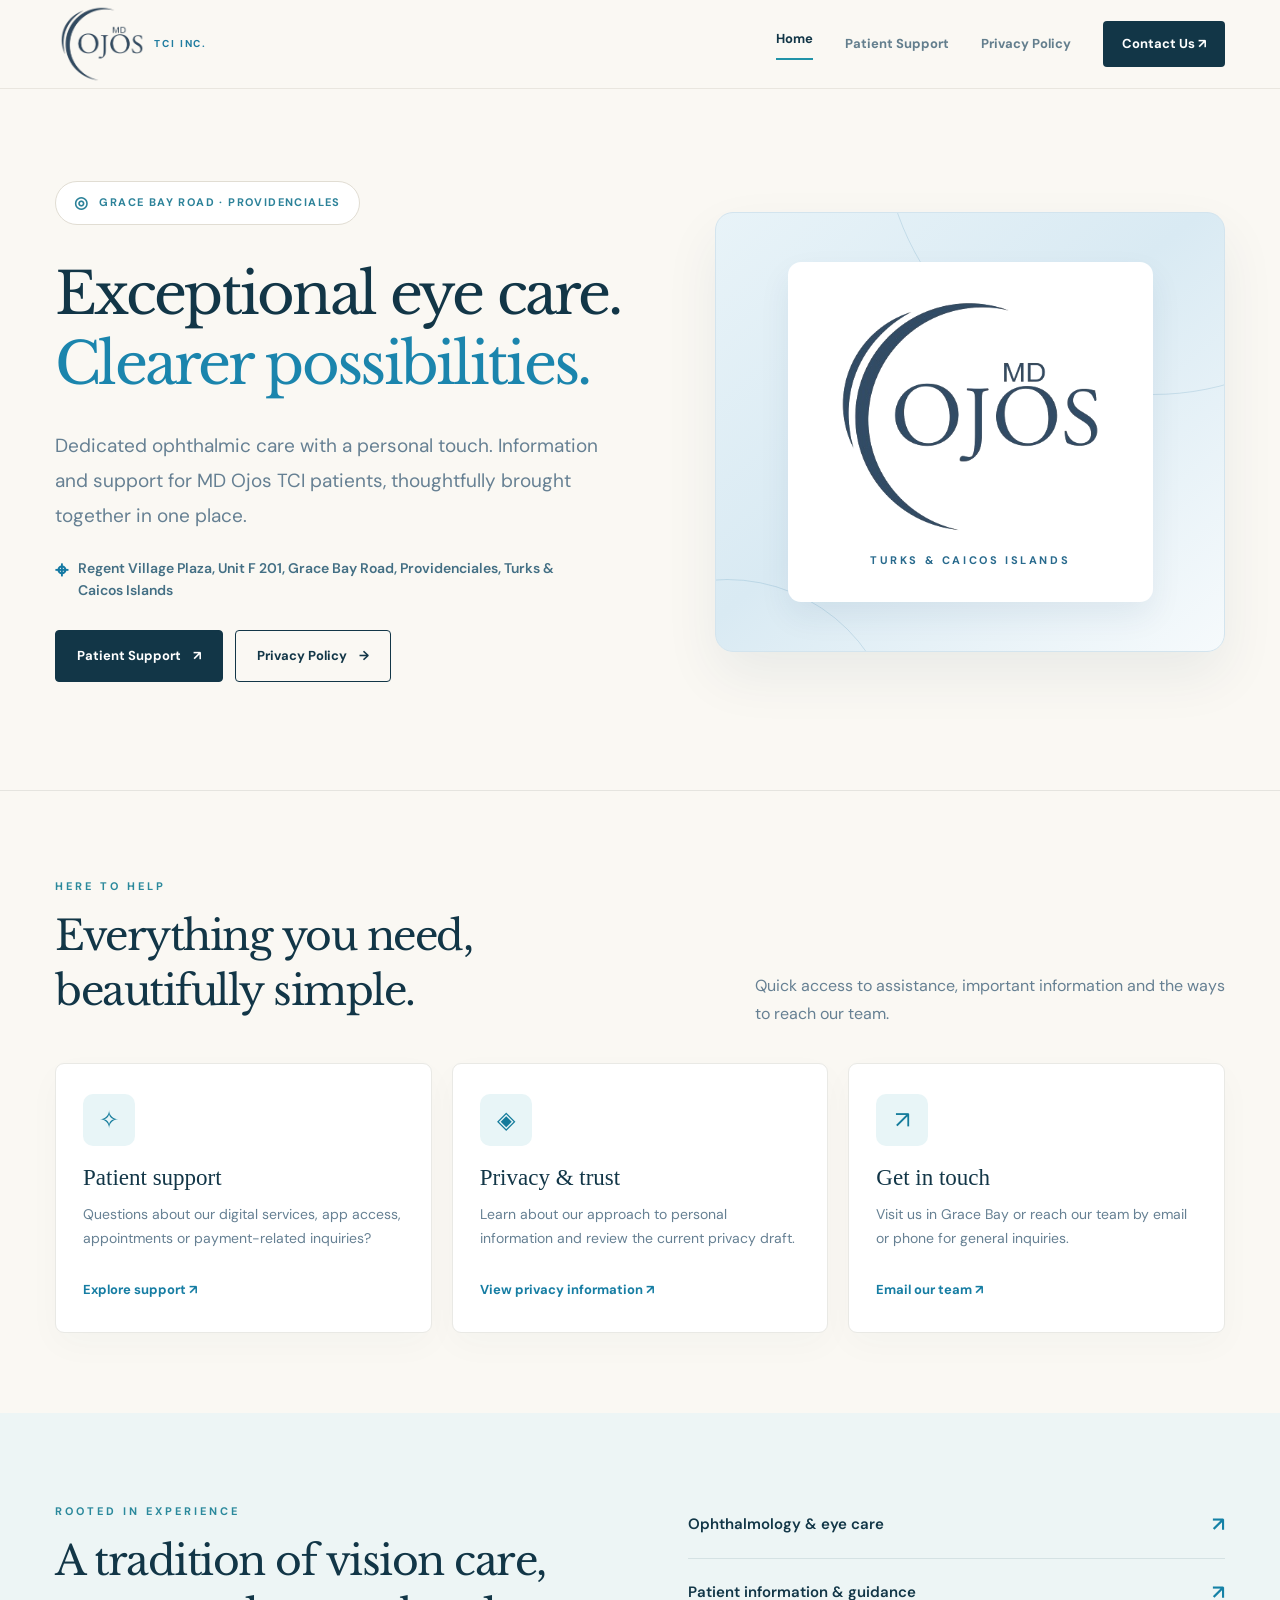
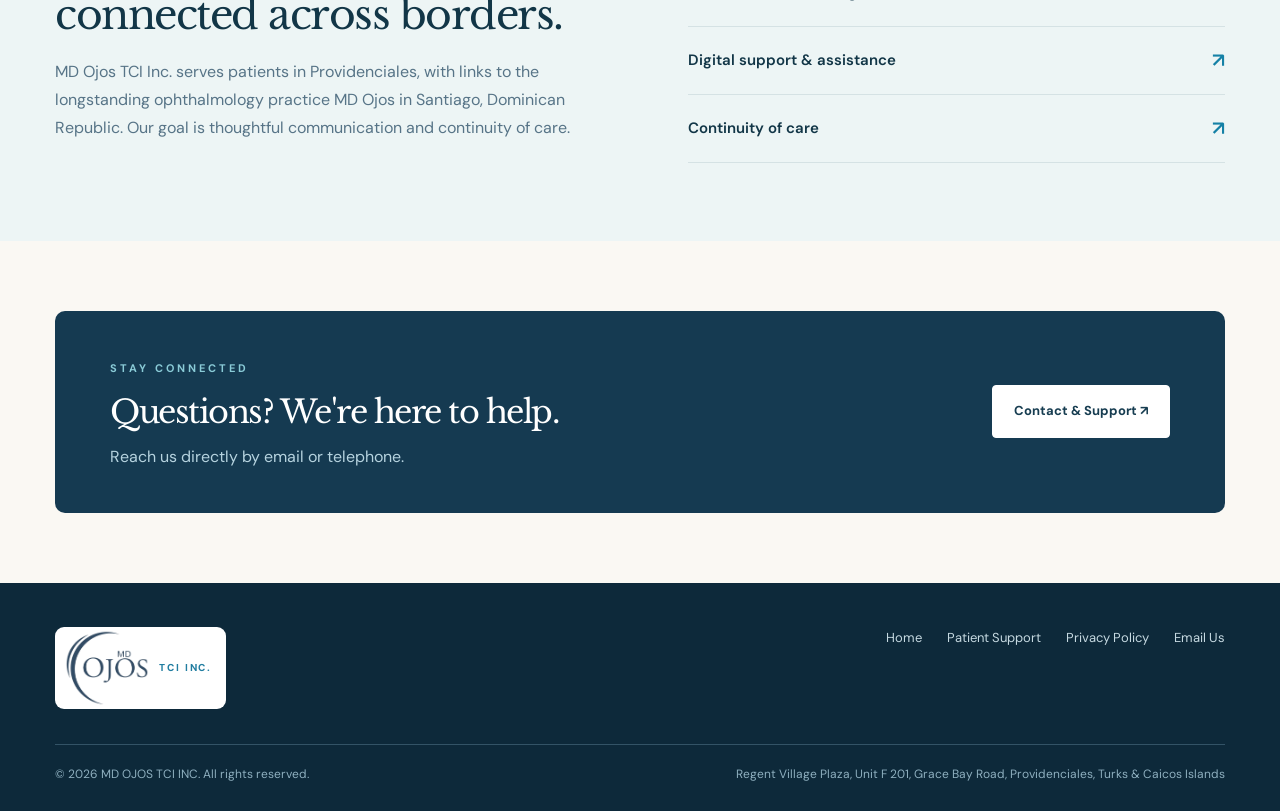
<file: index.html>
<!DOCTYPE html>

<html lang="en"><head><meta charset="utf-8"/><meta content="width=device-width,initial-scale=1" name="viewport"/><meta content="#faf8f3" name="theme-color"/><meta content="MD Ojos TCI Inc. patient support and privacy information in Providenciales, Turks and Caicos Islands." name="description"/><link href="assets/md-ojos-logo.png" rel="icon" type="image/png"/><link href="styles.css" rel="stylesheet"/><script defer="" src="script.js"></script><title>Exceptional Eye Care | MD OJOS TCI INC.</title></head><body><header class="site-head"><div class="wrap header-inner"><a aria-label="MD Ojos TCI Inc. home" class="brand" href="index.html"><img alt="MD Ojos official logo" class="official-logo" src="assets/md-ojos-logo.png"/><span class="brand-suffix">TCI INC.</span></a><button aria-controls="navigation" aria-expanded="false" aria-label="Open navigation" class="menu-toggle" type="button">☰</button><nav aria-label="Main navigation" class="nav" id="navigation"><a aria-current="page" href="index.html">Home</a><a href="support/index.html">Patient Support</a><a href="privacy-policy/index.html">Privacy Policy</a><a class="nav-btn" href="mailto:mdojos.tci.inc@hotmail.com">Contact Us ↗</a></nav></div></header><main><section class="hero"><div class="wrap hero-grid"><div><span class="location-pill">Grace Bay Road · Providenciales</span><h1>Exceptional eye care.<br/><em>Clearer possibilities.</em></h1><p>Dedicated ophthalmic care with a personal touch. Information and support for MD Ojos TCI patients, thoughtfully brought together in one place.</p><div class="clinic-location"><span aria-hidden="true">⌖</span><span>Regent Village Plaza, Unit F 201, Grace Bay Road, Providenciales, Turks &amp; Caicos Islands</span></div><div class="actions"><a class="btn primary" href="support/index.html">Patient Support <span aria-hidden="true">↗</span></a><a class="btn secondary" href="privacy-policy/index.html">Privacy Policy <span aria-hidden="true">→</span></a></div></div><div class="hero-art"><div class="hero-logo-frame"><div class="hero-logo-inner"><img alt="Official MD Ojos logo" class="hero-main-logo" src="assets/md-ojos-logo.png"/><div class="hero-company">TURKS &amp; CAICOS ISLANDS</div></div></div></div></div></section><section class="section border-top" id="resources"><div class="wrap"><div class="section-heading"><div><span class="eyebrow">HERE TO HELP</span><h2>Everything you need,<br/>beautifully simple.</h2></div><p>Quick access to assistance, important information and the ways to reach our team.</p></div><div class="card-grid"><article class="feature-card"><div aria-hidden="true" class="feature-icon">✧</div><h3>Patient support</h3><p>Questions about our digital services, app access, appointments or payment-related inquiries?</p><a href="support/index.html">Explore support ↗</a></article><article class="feature-card"><div aria-hidden="true" class="feature-icon">◈</div><h3>Privacy &amp; trust</h3><p>Learn about our approach to personal information and review the current privacy draft.</p><a href="privacy-policy/index.html">View privacy information ↗</a></article><article class="feature-card"><div aria-hidden="true" class="feature-icon">↗</div><h3>Get in touch</h3><p>Visit us in Grace Bay or reach our team by email or phone for general inquiries.</p><a href="mailto:mdojos.tci.inc@hotmail.com">Email our team ↗</a></article></div></div></section><section class="intro"><div class="wrap intro-grid"><div><span class="eyebrow">ROOTED IN EXPERIENCE</span><h2>A tradition of vision care, connected across borders.</h2><p>MD Ojos TCI Inc. serves patients in Providenciales, with links to the longstanding ophthalmology practice MD Ojos in Santiago, Dominican Republic. Our goal is thoughtful communication and continuity of care.</p></div><ul class="line-list"><li>Ophthalmology &amp; eye care</li><li>Patient information &amp; guidance</li><li>Digital support &amp; assistance</li><li>Continuity of care</li></ul></div></section><section class="cta"><div class="wrap"><div class="cta-inner"><div><span class="eyebrow" style="color:#8acbd7">STAY CONNECTED</span><h2>Questions? We're here to help.</h2><p>Reach us directly by email or telephone.</p></div><a class="btn" href="support/index.html">Contact &amp; Support ↗</a></div></div></section></main><footer class="site-foot"><div class="wrap"><div class="foot-grid"><a class="brand" href="index.html"><img alt="MD Ojos official logo" class="official-logo" src="assets/md-ojos-logo.png"/><span class="brand-suffix">TCI INC.</span></a><div class="foot-links"><a href="index.html">Home</a><a href="support/index.html">Patient Support</a><a href="privacy-policy/index.html">Privacy Policy</a><a href="mailto:mdojos.tci.inc@hotmail.com">Email Us</a></div></div><div class="foot-meta"><span>© 2026 MD OJOS TCI INC. All rights reserved.</span><span>Regent Village Plaza, Unit F 201, Grace Bay Road, Providenciales, Turks &amp; Caicos Islands</span></div></div></footer></body></html>
</file>
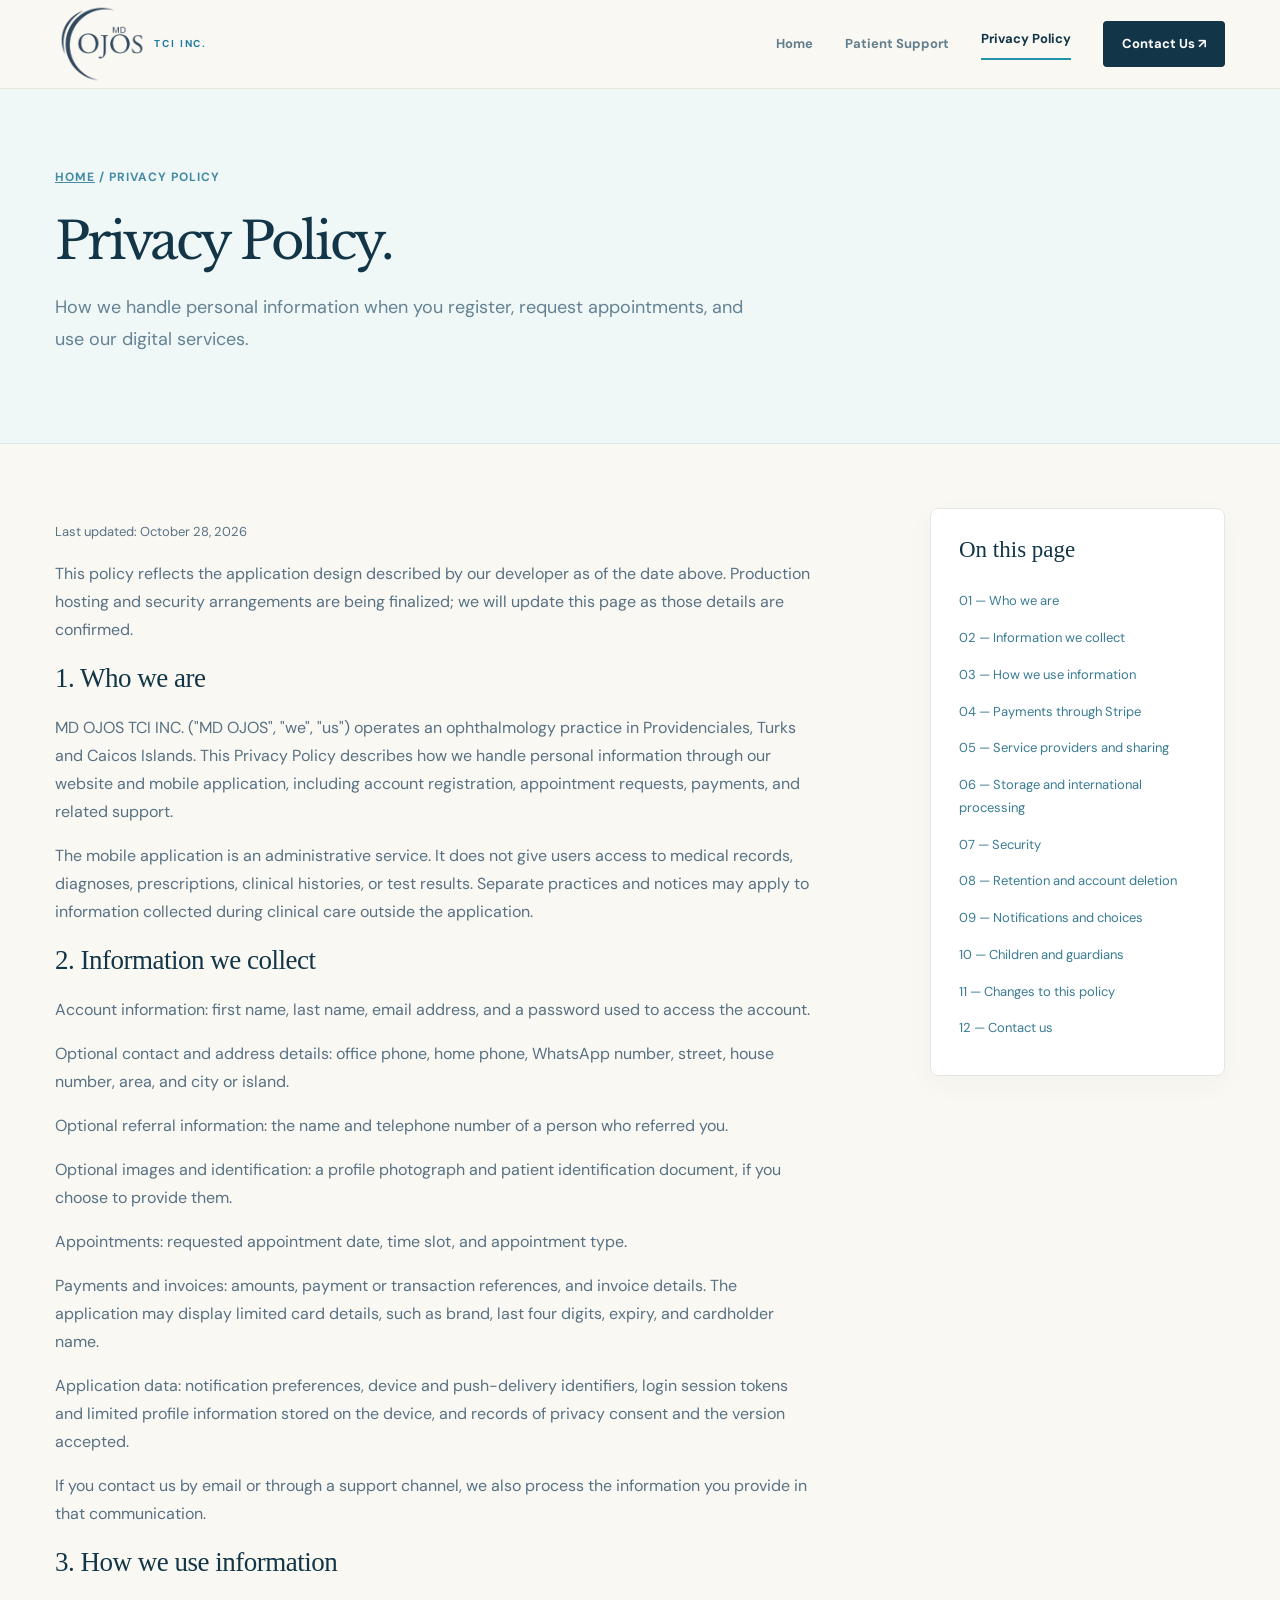
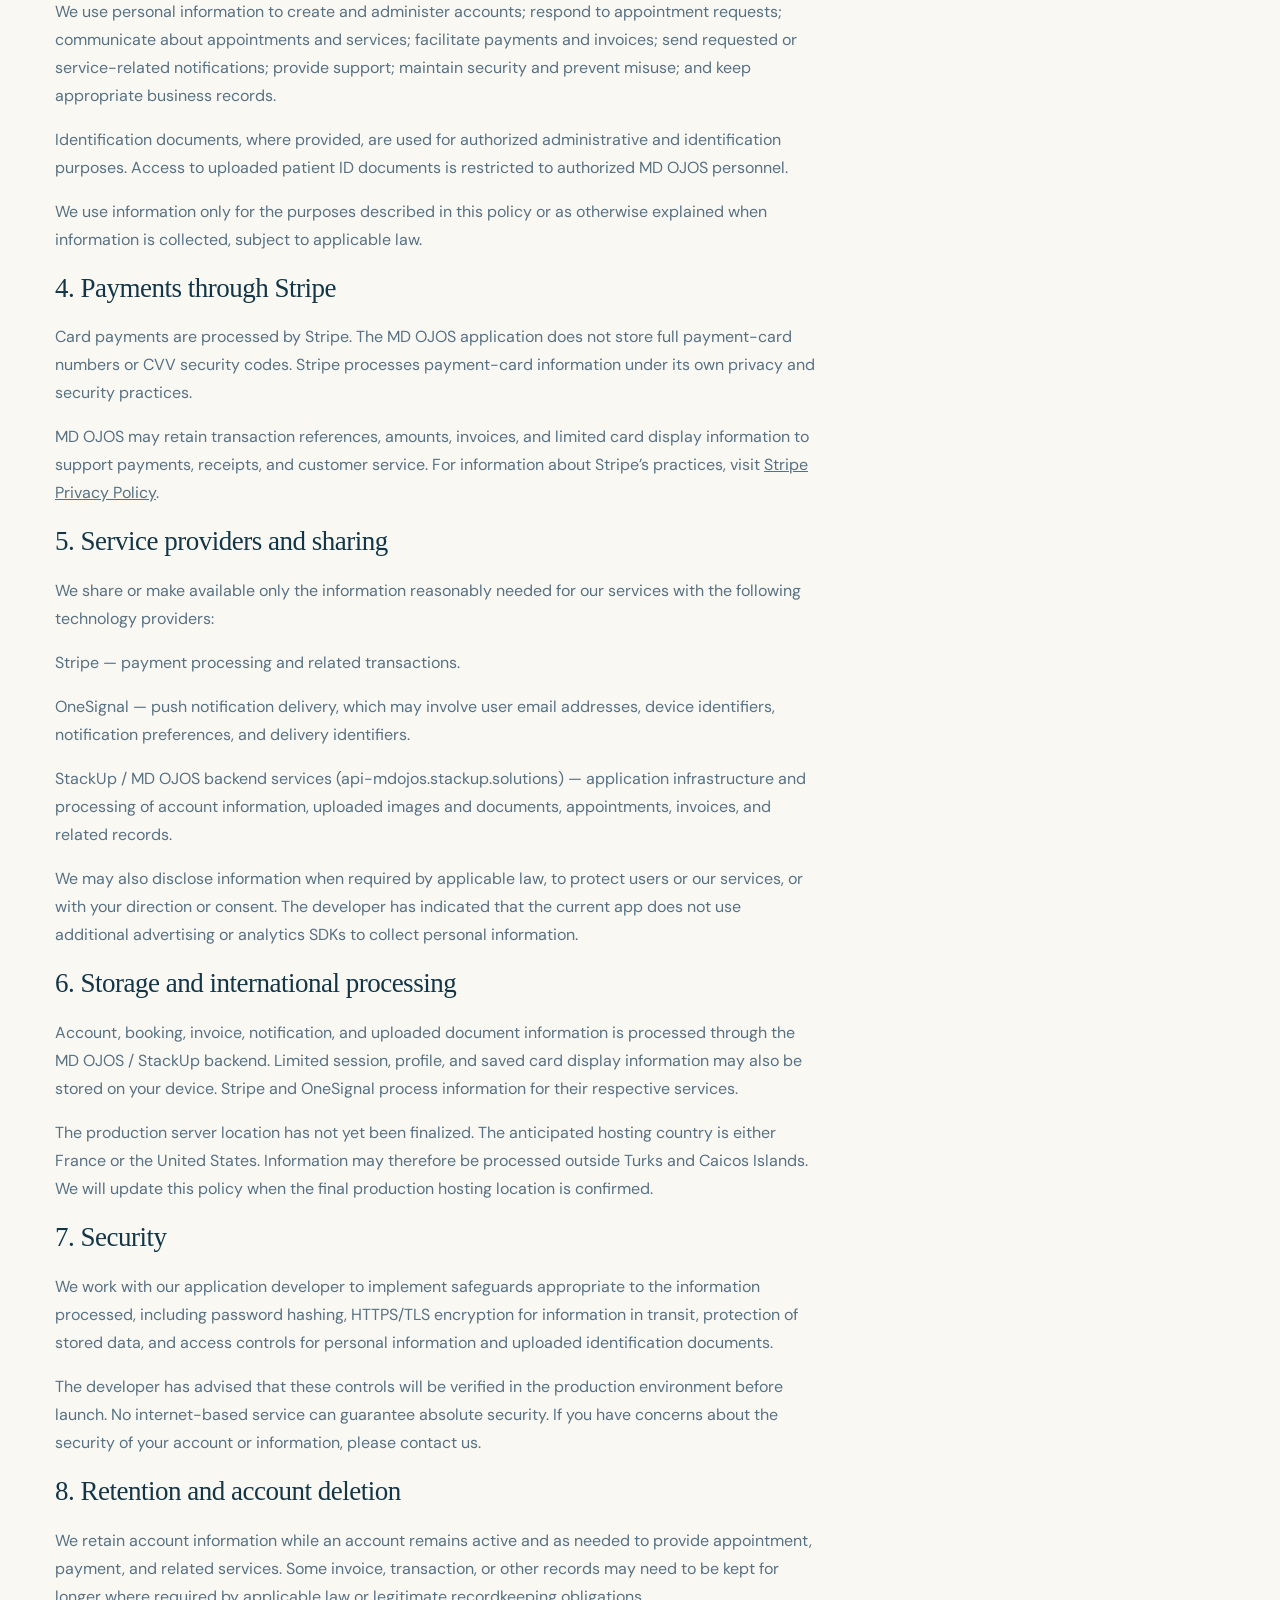
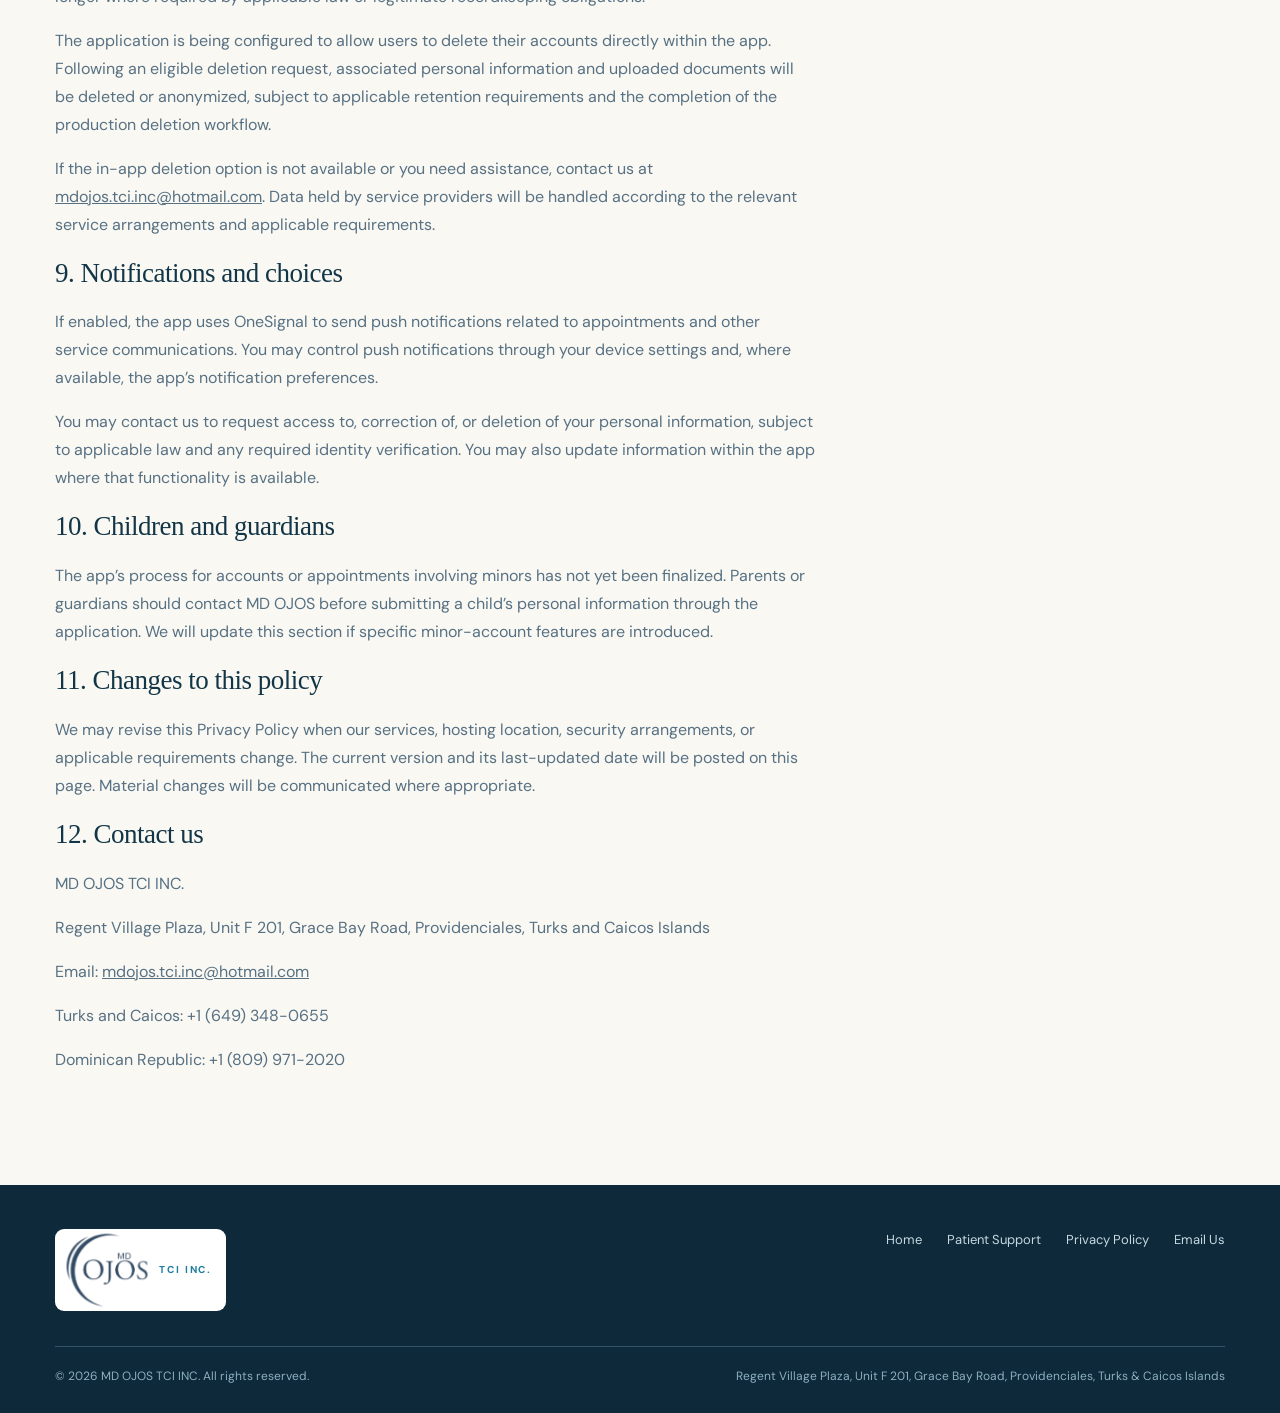
<file: privacy-policy/index.html>
<!DOCTYPE html>

<html lang="en"><head><meta charset="utf-8"/><meta content="width=device-width,initial-scale=1" name="viewport"/><meta content="#faf8f3" name="theme-color"/><meta content="Privacy Policy for MD OJOS TCI INC. website and mobile app, including appointments, Stripe payments, OneSignal notifications, and account data." name="description"/><link href="../assets/md-ojos-logo.png" rel="icon" type="image/png"/><link href="../styles.css" rel="stylesheet"/><script defer="" src="../script.js"></script><title>Privacy Policy | MD OJOS TCI INC.</title></head><body><header class="site-head"><div class="wrap header-inner"><a aria-label="MD Ojos TCI Inc. home" class="brand" href="../index.html"><img alt="MD Ojos official logo" class="official-logo" src="../assets/md-ojos-logo.png"/><span class="brand-suffix">TCI INC.</span></a><button aria-controls="navigation" aria-expanded="false" aria-label="Open navigation" class="menu-toggle" type="button">☰</button><nav aria-label="Main navigation" class="nav" id="navigation"><a href="../index.html">Home</a><a href="../support/index.html">Patient Support</a><a aria-current="page" href="../privacy-policy/index.html">Privacy Policy</a><a class="nav-btn" href="mailto:mdojos.tci.inc@hotmail.com">Contact Us ↗</a></nav></div></header><main><section class="page-hero"><div class="wrap"><span class="breadcrumb"><a href="../index.html">Home</a> / Privacy Policy</span><h1>Privacy Policy.</h1><p>How we handle personal information when you register, request appointments, and use our digital services.</p></div></section><section class="content-area"><div class="wrap content-grid"><article class="prose"><p class="small">Last updated: October 28, 2026</p><p>This policy reflects the application design described by our developer as of the date above. Production hosting and security arrangements are being finalized; we will update this page as those details are confirmed.</p><section id="p1"><h2>1. Who we are</h2><p>MD OJOS TCI INC. ("MD OJOS", "we", "us") operates an ophthalmology practice in Providenciales, Turks and Caicos Islands. This Privacy Policy describes how we handle personal information through our website and mobile application, including account registration, appointment requests, payments, and related support.</p><p>The mobile application is an administrative service. It does not give users access to medical records, diagnoses, prescriptions, clinical histories, or test results. Separate practices and notices may apply to information collected during clinical care outside the application.</p></section><section id="p2"><h2>2. Information we collect</h2><p>Account information: first name, last name, email address, and a password used to access the account.</p><p>Optional contact and address details: office phone, home phone, WhatsApp number, street, house number, area, and city or island.</p><p>Optional referral information: the name and telephone number of a person who referred you.</p><p>Optional images and identification: a profile photograph and patient identification document, if you choose to provide them.</p><p>Appointments: requested appointment date, time slot, and appointment type.</p><p>Payments and invoices: amounts, payment or transaction references, and invoice details. The application may display limited card details, such as brand, last four digits, expiry, and cardholder name.</p><p>Application data: notification preferences, device and push-delivery identifiers, login session tokens and limited profile information stored on the device, and records of privacy consent and the version accepted.</p><p>If you contact us by email or through a support channel, we also process the information you provide in that communication.</p></section><section id="p3"><h2>3. How we use information</h2><p>We use personal information to create and administer accounts; respond to appointment requests; communicate about appointments and services; facilitate payments and invoices; send requested or service-related notifications; provide support; maintain security and prevent misuse; and keep appropriate business records.</p><p>Identification documents, where provided, are used for authorized administrative and identification purposes. Access to uploaded patient ID documents is restricted to authorized MD OJOS personnel.</p><p>We use information only for the purposes described in this policy or as otherwise explained when information is collected, subject to applicable law.</p></section><section id="p4"><h2>4. Payments through Stripe</h2><p>Card payments are processed by Stripe. The MD OJOS application does not store full payment-card numbers or CVV security codes. Stripe processes payment-card information under its own privacy and security practices.</p><p>MD OJOS may retain transaction references, amounts, invoices, and limited card display information to support payments, receipts, and customer service. For information about Stripe’s practices, visit <a href="https://stripe.com/privacy" rel="noopener noreferrer">Stripe Privacy Policy</a>.</p></section><section id="p5"><h2>5. Service providers and sharing</h2><p>We share or make available only the information reasonably needed for our services with the following technology providers:</p><p>Stripe — payment processing and related transactions.</p><p>OneSignal — push notification delivery, which may involve user email addresses, device identifiers, notification preferences, and delivery identifiers.</p><p>StackUp / MD OJOS backend services (api-mdojos.stackup.solutions) — application infrastructure and processing of account information, uploaded images and documents, appointments, invoices, and related records.</p><p>We may also disclose information when required by applicable law, to protect users or our services, or with your direction or consent. The developer has indicated that the current app does not use additional advertising or analytics SDKs to collect personal information.</p></section><section id="p6"><h2>6. Storage and international processing</h2><p>Account, booking, invoice, notification, and uploaded document information is processed through the MD OJOS / StackUp backend. Limited session, profile, and saved card display information may also be stored on your device. Stripe and OneSignal process information for their respective services.</p><p>The production server location has not yet been finalized. The anticipated hosting country is either France or the United States. Information may therefore be processed outside Turks and Caicos Islands. We will update this policy when the final production hosting location is confirmed.</p></section><section id="p7"><h2>7. Security</h2><p>We work with our application developer to implement safeguards appropriate to the information processed, including password hashing, HTTPS/TLS encryption for information in transit, protection of stored data, and access controls for personal information and uploaded identification documents.</p><p>The developer has advised that these controls will be verified in the production environment before launch. No internet-based service can guarantee absolute security. If you have concerns about the security of your account or information, please contact us.</p></section><section id="p8"><h2>8. Retention and account deletion</h2><p>We retain account information while an account remains active and as needed to provide appointment, payment, and related services. Some invoice, transaction, or other records may need to be kept for longer where required by applicable law or legitimate recordkeeping obligations.</p><p>The application is being configured to allow users to delete their accounts directly within the app. Following an eligible deletion request, associated personal information and uploaded documents will be deleted or anonymized, subject to applicable retention requirements and the completion of the production deletion workflow.</p><p>If the in-app deletion option is not available or you need assistance, contact us at <a href="mailto:mdojos.tci.inc@hotmail.com">mdojos.tci.inc@hotmail.com</a>. Data held by service providers will be handled according to the relevant service arrangements and applicable requirements.</p></section><section id="p9"><h2>9. Notifications and choices</h2><p>If enabled, the app uses OneSignal to send push notifications related to appointments and other service communications. You may control push notifications through your device settings and, where available, the app’s notification preferences.</p><p>You may contact us to request access to, correction of, or deletion of your personal information, subject to applicable law and any required identity verification. You may also update information within the app where that functionality is available.</p></section><section id="p10"><h2>10. Children and guardians</h2><p>The app’s process for accounts or appointments involving minors has not yet been finalized. Parents or guardians should contact MD OJOS before submitting a child’s personal information through the application. We will update this section if specific minor-account features are introduced.</p></section><section id="p11"><h2>11. Changes to this policy</h2><p>We may revise this Privacy Policy when our services, hosting location, security arrangements, or applicable requirements change. The current version and its last-updated date will be posted on this page. Material changes will be communicated where appropriate.</p></section><section id="p12"><h2>12. Contact us</h2><p>MD OJOS TCI INC.</p><p>Regent Village Plaza, Unit F 201, Grace Bay Road, Providenciales, Turks and Caicos Islands</p><p>Email: <a href="mailto:mdojos.tci.inc@hotmail.com">mdojos.tci.inc@hotmail.com</a></p><p>Turks and Caicos: +1 (649) 348-0655</p><p>Dominican Republic: +1 (809) 971-2020</p></section></article><aside class="panel privacy-nav"><h3>On this page</h3><a href="#p1">01 — Who we are</a><a href="#p2">02 — Information we collect</a><a href="#p3">03 — How we use information</a><a href="#p4">04 — Payments through Stripe</a><a href="#p5">05 — Service providers and sharing</a><a href="#p6">06 — Storage and international processing</a><a href="#p7">07 — Security</a><a href="#p8">08 — Retention and account deletion</a><a href="#p9">09 — Notifications and choices</a><a href="#p10">10 — Children and guardians</a><a href="#p11">11 — Changes to this policy</a><a href="#p12">12 — Contact us</a></aside></div></section></main><footer class="site-foot"><div class="wrap"><div class="foot-grid"><a class="brand" href="../index.html"><img alt="MD Ojos official logo" class="official-logo" src="../assets/md-ojos-logo.png"/><span class="brand-suffix">TCI INC.</span></a><div class="foot-links"><a href="../index.html">Home</a><a href="../support/index.html">Patient Support</a><a href="../privacy-policy/index.html">Privacy Policy</a><a href="mailto:mdojos.tci.inc@hotmail.com">Email Us</a></div></div><div class="foot-meta"><span>© 2026 MD OJOS TCI INC. All rights reserved.</span><span>Regent Village Plaza, Unit F 201, Grace Bay Road, Providenciales, Turks &amp; Caicos Islands</span></div></div></footer></body></html>
</file>
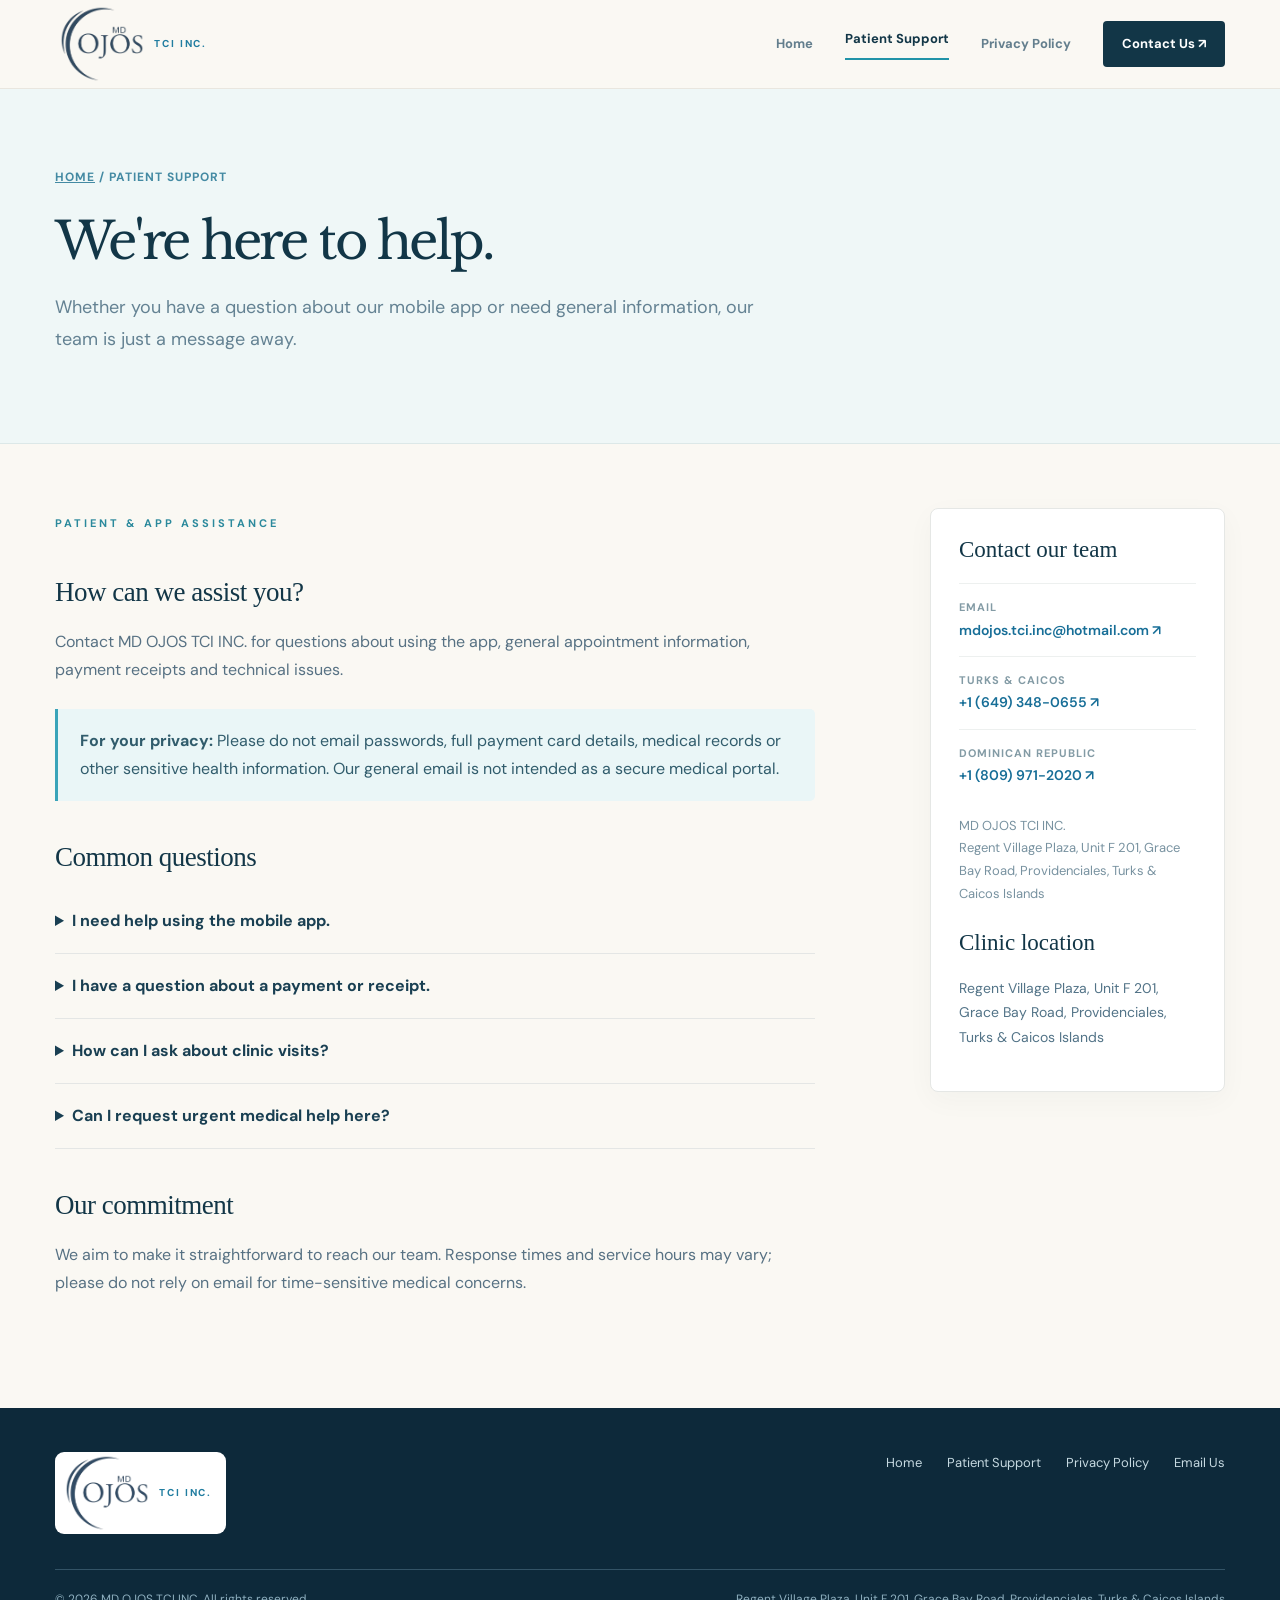
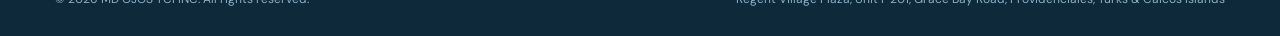
<file: support/index.html>
<!DOCTYPE html>

<html lang="en"><head><meta charset="utf-8"/><meta content="width=device-width,initial-scale=1" name="viewport"/><meta content="#faf8f3" name="theme-color"/><meta content="Contact MD Ojos TCI Inc. for patient and mobile app support." name="description"/><link href="../assets/md-ojos-logo.png" rel="icon" type="image/png"/><link href="../styles.css" rel="stylesheet"/><script defer="" src="../script.js"></script><title>Patient Support | MD OJOS TCI INC.</title></head><body><header class="site-head"><div class="wrap header-inner"><a aria-label="MD Ojos TCI Inc. home" class="brand" href="../index.html"><img alt="MD Ojos official logo" class="official-logo" src="../assets/md-ojos-logo.png"/><span class="brand-suffix">TCI INC.</span></a><button aria-controls="navigation" aria-expanded="false" aria-label="Open navigation" class="menu-toggle" type="button">☰</button><nav aria-label="Main navigation" class="nav" id="navigation"><a href="../index.html">Home</a><a aria-current="page" href="../support/index.html">Patient Support</a><a href="../privacy-policy/index.html">Privacy Policy</a><a class="nav-btn" href="mailto:mdojos.tci.inc@hotmail.com">Contact Us ↗</a></nav></div></header><main><section class="page-hero"><div class="wrap"><span class="breadcrumb"><a href="../index.html">Home</a> / Patient Support</span><h1>We're here to help.</h1><p>Whether you have a question about our mobile app or need general information, our team is just a message away.</p></div></section><section class="content-area"><div class="wrap content-grid"><article class="prose"><span class="eyebrow">PATIENT &amp; APP ASSISTANCE</span><h2>How can we assist you?</h2><p>Contact MD OJOS TCI INC. for questions about using the app, general appointment information, payment receipts and technical issues.</p><div class="note"><b>For your privacy:</b> Please do not email passwords, full payment card details, medical records or other sensitive health information. Our general email is not intended as a secure medical portal.</div><h2>Common questions</h2><details class="faq"><summary>I need help using the mobile app.</summary><p>Email us with a brief description of the issue and the device you are using. Do not include your password.</p></details><details class="faq"><summary>I have a question about a payment or receipt.</summary><p>Please contact our team by email or phone. We will advise what information is needed to locate the transaction securely.</p></details><details class="faq"><summary>How can I ask about clinic visits?</summary><p>Use the contact details on this page for general visit information. Clinic dates and service availability may vary.</p></details><details class="faq"><summary>Can I request urgent medical help here?</summary><p>No. This page is not monitored as an emergency service. For an urgent medical problem, seek prompt assistance from an appropriate healthcare or emergency service.</p></details><h2>Our commitment</h2><p>We aim to make it straightforward to reach our team. Response times and service hours may vary; please do not rely on email for time-sensitive medical concerns.</p></article><aside class="panel"><h3>Contact our team</h3><a class="contact-line" href="mailto:mdojos.tci.inc@hotmail.com"><span>Email</span>mdojos.tci.inc@hotmail.com ↗</a><a class="contact-line" href="tel:+16493480655"><span>Turks &amp; Caicos</span>+1 (649) 348-0655 ↗</a><a class="contact-line" href="tel:+18099712020"><span>Dominican Republic</span>+1 (809) 971-2020 ↗</a><p class="small">MD OJOS TCI INC.<br/>Regent Village Plaza, Unit F 201, Grace Bay Road, Providenciales, Turks &amp; Caicos Islands</p><h3 class="location-heading">Clinic location</h3><p class="clinic-address">Regent Village Plaza, Unit F 201, Grace Bay Road, Providenciales, Turks &amp; Caicos Islands</p></aside></div></section></main><footer class="site-foot"><div class="wrap"><div class="foot-grid"><a class="brand" href="../index.html"><img alt="MD Ojos official logo" class="official-logo" src="../assets/md-ojos-logo.png"/><span class="brand-suffix">TCI INC.</span></a><div class="foot-links"><a href="../index.html">Home</a><a href="../support/index.html">Patient Support</a><a href="../privacy-policy/index.html">Privacy Policy</a><a href="mailto:mdojos.tci.inc@hotmail.com">Email Us</a></div></div><div class="foot-meta"><span>© 2026 MD OJOS TCI INC. All rights reserved.</span><span>Regent Village Plaza, Unit F 201, Grace Bay Road, Providenciales, Turks &amp; Caicos Islands</span></div></div></footer></body></html>
</file>
<file: styles.css>
@import url('https://fonts.googleapis.com/css2?family=DM+Sans:wght@400;500;600;700&family=Libre+Baskerville:wght@400;700&display=swap');
:root{--navy:#123647;--blue:#176a9a;--blue2:#2b94b8;--teal:#3ba9bc;--cream:#faf8f3;--paper:#fffdfa;--muted:#668093;--line:#e5e4df;--pale:#e8f5f7}*{box-sizing:border-box}html{scroll-behavior:smooth}body{margin:0;background:var(--cream);color:var(--navy);font-family:'DM Sans',Arial,sans-serif;font-size:16px;line-height:1.75}a{color:inherit}a:focus-visible,button:focus-visible{outline:3px solid #3e9fc5;outline-offset:3px}.wrap{width:min(1170px,calc(100% - 72px));margin-inline:auto}.site-head{border-bottom:1px solid #e9e6df;background:var(--cream);position:relative;z-index:10}.header-inner{min-height:86px;display:flex;align-items:center;justify-content:space-between;gap:24px}.brand{display:flex;align-items:center;gap:12px;text-decoration:none;white-space:nowrap}.brand img{width:42px;height:42px}.brand-text{display:flex;flex-direction:column;line-height:1.08}.brand strong{font-family:Georgia,serif;font-size:22px;letter-spacing:-.7px}.brand small{font-size:10px;letter-spacing:2.2px;color:#2a8aaa;font-weight:700;margin-top:6px}.nav{display:flex;align-items:center;gap:32px}.nav a{text-decoration:none;color:#637e8d;font-size:13px;font-weight:700}.nav a:hover,.nav a[aria-current="page"]{color:var(--navy)}.nav a[aria-current="page"]:not(.nav-btn){border-bottom:2px solid #2193a8;padding-bottom:8px}.nav .nav-btn{background:var(--navy);color:white;padding:12px 19px;border-radius:4px}.nav .nav-btn:hover{background:#246786;color:white}.menu-toggle{display:none;background:transparent;border:1px solid var(--line);border-radius:5px;padding:7px 11px;color:var(--navy);font-size:23px}.hero{padding:92px 0 108px}.hero-grid{display:grid;grid-template-columns:1.08fr .92fr;align-items:center;gap:62px}.location-pill{border:1px solid #e1ddd3;background:#fff;display:inline-flex;align-items:center;gap:10px;border-radius:30px;padding:7px 18px;font-size:11px;letter-spacing:1.4px;color:#2c8299;font-weight:700;text-transform:uppercase;max-width:100%}.location-pill:before{content:'◎';font-size:16px}.hero h1,.page-hero h1{font-family:'Libre Baskerville',Georgia,serif;font-size:clamp(42px,4.5vw,65px);line-height:1.22;letter-spacing:-2.7px;font-weight:400;margin:34px 0 28px;max-width:660px}.hero h1 em{font-style:normal;color:#1b85ad}.hero p{color:var(--muted);font-size:19px;line-height:1.85;max-width:560px;margin:0 0 30px}.actions{display:flex;flex-wrap:wrap;gap:12px}.btn{display:inline-flex;align-items:center;justify-content:center;gap:12px;padding:14px 21px;font-size:13px;font-weight:700;text-decoration:none;border:1px solid var(--navy);border-radius:4px;transition:transform .2s,background .2s}.btn:hover{transform:translateY(-2px)}.btn.primary{background:var(--navy);color:white}.btn.secondary{background:transparent;color:var(--navy)}.hero-art{position:relative}.hero-art img{width:100%;display:block;border-radius:12px}.art-tag{position:absolute;bottom:-20px;left:-25px;padding:16px 22px;background:#fff;border:1px solid #e4eaeb;box-shadow:0 18px 40px #12364718;border-radius:7px;display:flex;align-items:center;gap:12px;font-size:12px;color:#577588}.art-tag b{color:#163b51;font-size:13px}.art-tag i{width:10px;height:10px;background:#4cb3c4;border-radius:50%;display:block}.eyebrow{color:#2b899c;text-transform:uppercase;letter-spacing:3px;font-size:11px;font-weight:700}.section{padding:80px 0}.section.border-top{border-top:1px solid var(--line)}.section-heading{display:flex;align-items:end;justify-content:space-between;gap:35px;margin-bottom:35px}.section-heading h2,.intro h2,.cta h2{font:400 clamp(30px,3.2vw,45px)/1.32 'Libre Baskerville',Georgia,serif;letter-spacing:-1.5px;margin:10px 0}.section-heading p{color:var(--muted);max-width:470px;margin:0}.card-grid{display:grid;grid-template-columns:repeat(3,1fr);gap:20px}.feature-card{background:#fff;border:1px solid #e9e9e5;border-radius:9px;padding:30px 27px;min-height:270px;display:flex;flex-direction:column;box-shadow:0 12px 35px #1d425107}.feature-icon{display:grid;place-items:center;width:52px;height:52px;background:#e8f5f7;color:#147b9b;font-size:24px;border-radius:10px;margin-bottom:16px}.feature-card h3{font:400 23px/1.4 Georgia,serif;margin:0 0 8px}.feature-card p{color:var(--muted);font-size:14px;margin:0 0 24px}.feature-card a{font-size:13px;font-weight:700;text-decoration:none;color:#167da3;margin-top:auto}.intro{background:#edf5f5;padding:78px 0}.intro-grid{display:grid;grid-template-columns:1fr 1fr;gap:95px;align-items:center}.intro p{color:#577487;font-size:16px}.line-list{list-style:none;margin:0;padding:0}.line-list li{border-bottom:1px solid #d5e2e4;padding:16px 0;display:flex;align-items:center;justify-content:space-between;font-weight:600;font-size:15px}.line-list li:after{content:'↗';color:#1581a6;font-size:20px}.cta{padding:70px 0}.cta-inner{display:flex;align-items:center;justify-content:space-between;gap:35px;background:#153a51;border-radius:10px;padding:42px 55px;color:white}.cta h2{color:white;font-size:32px}.cta p{color:#b6d3df;margin:8px 0 0}.cta .btn{background:#fff;color:#173d51;border-color:#fff;flex-shrink:0}.site-foot{background:#0d293a;color:#c6d9e1;padding:44px 0 26px}.foot-grid{display:flex;justify-content:space-between;gap:25px;align-items:start}.site-foot .brand strong{color:white}.site-foot .brand small{color:#80c6d5}.foot-links{display:flex;gap:25px;flex-wrap:wrap}.foot-links a{text-decoration:none;font-size:13px}.foot-meta{border-top:1px solid #335366;margin-top:35px;padding-top:19px;display:flex;justify-content:space-between;gap:20px;flex-wrap:wrap;font-size:12px;color:#8eafbf}.page-hero{padding:73px 0 70px;background:#eff7f7;border-bottom:1px solid #dce8e8}.page-hero h1{font-size:clamp(38px,4vw,55px);margin:20px 0}.page-hero p{max-width:700px;color:#648293;font-size:18px}.breadcrumb{font-size:12px;color:#448aa3;font-weight:700;letter-spacing:1px;text-transform:uppercase}.content-area{padding:64px 0 95px}.content-grid{display:grid;grid-template-columns:minmax(0,1fr) 295px;gap:70px;align-items:start}.prose{max-width:760px}.prose h2{font:400 27px/1.4 Georgia,serif;letter-spacing:-.5px;margin:38px 0 12px}.prose h2:first-child{margin-top:0}.prose p,.prose li{color:#577183}.prose ul{padding-left:22px}.panel{background:#fff;border:1px solid #e5e7e5;border-radius:8px;padding:28px;box-shadow:0 8px 28px #183a4609}.panel h3{font:400 23px Georgia,serif;margin:0 0 20px}.contact-line{display:block;padding:14px 0;border-top:1px solid #edf0ef;text-decoration:none;color:#176e97;font-weight:600;font-size:14px;overflow-wrap:anywhere}.contact-line span{display:block;color:#839ba5;font-size:11px;font-weight:700;letter-spacing:1px;text-transform:uppercase}.note{background:#eaf6f7;border-left:3px solid #3aa4b9;padding:18px 22px;color:#315c6c;border-radius:0 5px 5px 0;margin:25px 0}.review-note{background:#fff4dd;border:1px solid #e9d6aa;color:#735c2c;border-radius:6px;padding:18px 22px;margin-bottom:28px;font-size:14px}.small{font-size:13px;color:#7892a0}.faq{border-bottom:1px solid #e4e6e5;padding:18px 0}.faq summary{cursor:pointer;font-weight:700;color:#193f52}.faq p{margin:10px 0 0}.privacy-nav{position:sticky;top:30px}.privacy-nav a{display:block;text-decoration:none;padding:7px 0;color:#397b94;font-size:13px}.contact-links{display:flex;flex-direction:column;gap:5px}.contact-links a{color:#1a789a;text-decoration:none;font-weight:600}.contact-links a:hover{text-decoration:underline}@media(max-width:920px){.hero-grid{gap:35px}.hero{padding:68px 0}.hero h1{font-size:47px}.nav{gap:18px}.intro-grid{gap:45px}.content-grid{grid-template-columns:1fr}.privacy-nav{position:static}}@media(max-width:720px){.wrap{width:min(100% - 36px,1170px)}.header-inner{min-height:75px}.menu-toggle{display:block}.nav{display:none;position:absolute;top:75px;left:0;right:0;background:var(--cream);padding:20px 18px 25px;box-shadow:0 15px 25px #1236471c;flex-direction:column;align-items:stretch;gap:10px}.nav.open{display:flex}.nav a{padding:9px}.nav .nav-btn{text-align:center}.hero-grid,.intro-grid{grid-template-columns:1fr}.hero{padding:54px 0 80px}.hero h1{font-size:clamp(38px,10vw,52px);letter-spacing:-2px}.hero p{font-size:17px}.hero-art{margin-top:22px}.art-tag{left:15px;bottom:-15px}.section{padding:60px 0}.section-heading{display:block}.section-heading p{margin-top:14px}.card-grid{grid-template-columns:1fr}.feature-card{min-height:auto}.intro{padding:60px 0}.cta-inner{display:block;padding:30px}.cta-inner .btn{margin-top:20px}.foot-grid{display:block}.foot-links{margin-top:25px}.page-hero{padding:50px 0}.content-area{padding:45px 0}.site-foot{padding-top:35px}}@media(prefers-reduced-motion:reduce){*,*:before,*:after{scroll-behavior:auto!important;transition:none!important}}

/* Official MD Ojos identity */
.brand{gap:8px}
.brand img.official-logo{width:112px;height:94px;object-fit:contain;display:block}
.brand .brand-suffix{font-family:'DM Sans',Arial,sans-serif;font-size:10px;letter-spacing:1.9px;font-weight:800;color:#217da0;white-space:nowrap;align-self:center;margin-left:-3px}
.site-head .header-inner{min-height:88px}
.site-foot .brand{background:#fff;padding:2px 14px 2px 5px;border-radius:9px}
.site-foot .brand .brand-suffix{color:#217da0}
@media(max-width:760px){.brand img.official-logo{width:85px;height:74px}.brand .brand-suffix{font-size:9px}.site-head .header-inner{min-height:74px}}

/* Official-brand visual and verified clinic location — October 2026 */
.brand img.official-logo{width:94px;height:78px;object-fit:contain;mix-blend-mode:multiply}
.header-inner{min-height:102px}
.brand-suffix{font-size:12px;font-weight:800;letter-spacing:2.3px;color:#1a6083}
.hero-logo-frame{min-height:440px;background:linear-gradient(140deg,#e8f3f8 0%,#d9eaf3 47%,#f6fafc 100%);border:1px solid #d3e4ee;border-radius:18px;display:grid;place-items:center;padding:46px 35px;box-shadow:0 24px 55px rgba(14,56,86,.07);position:relative;overflow:hidden}
.hero-logo-frame:before,.hero-logo-frame:after{content:'';position:absolute;border-radius:50%;border:1px solid rgba(23,106,154,.15);pointer-events:none}
.hero-logo-frame:before{width:540px;height:540px;top:-360px;right:-200px}
.hero-logo-frame:after{width:340px;height:340px;bottom:-270px;left:-160px}
.hero-logo-inner{width:100%;max-width:365px;min-height:285px;background:white;border-radius:13px;display:flex;flex-direction:column;align-items:center;justify-content:center;padding:32px 25px;box-shadow:0 14px 32px rgba(13,63,96,.07);z-index:1}
.hero-main-logo{width:min(100%,300px)!important;max-height:245px;object-fit:contain;border-radius:0!important}
.hero-company{font-size:11px;letter-spacing:2.6px;font-weight:700;color:#286a8d;margin-top:12px;text-align:center}
.clinic-location{display:flex;gap:10px;align-items:flex-start;color:#436f84;font-size:14px;font-weight:600;line-height:1.6;margin:-6px 0 28px;max-width:530px}
.clinic-location>span:first-child{font-size:23px;line-height:1.2;color:#1479a3}
.location-heading{margin-top:24px!important}
.clinic-address{font-size:14px;color:#527387}
.foot-meta span:last-child{max-width:490px;text-align:right}
@media(max-width:760px){.brand img.official-logo{width:76px;height:64px}.header-inner{min-height:82px}.hero-logo-frame{min-height:310px;padding:30px}.hero-logo-inner{min-height:240px}.hero-main-logo{max-height:175px}.foot-meta span:last-child{text-align:left}}
</file>
